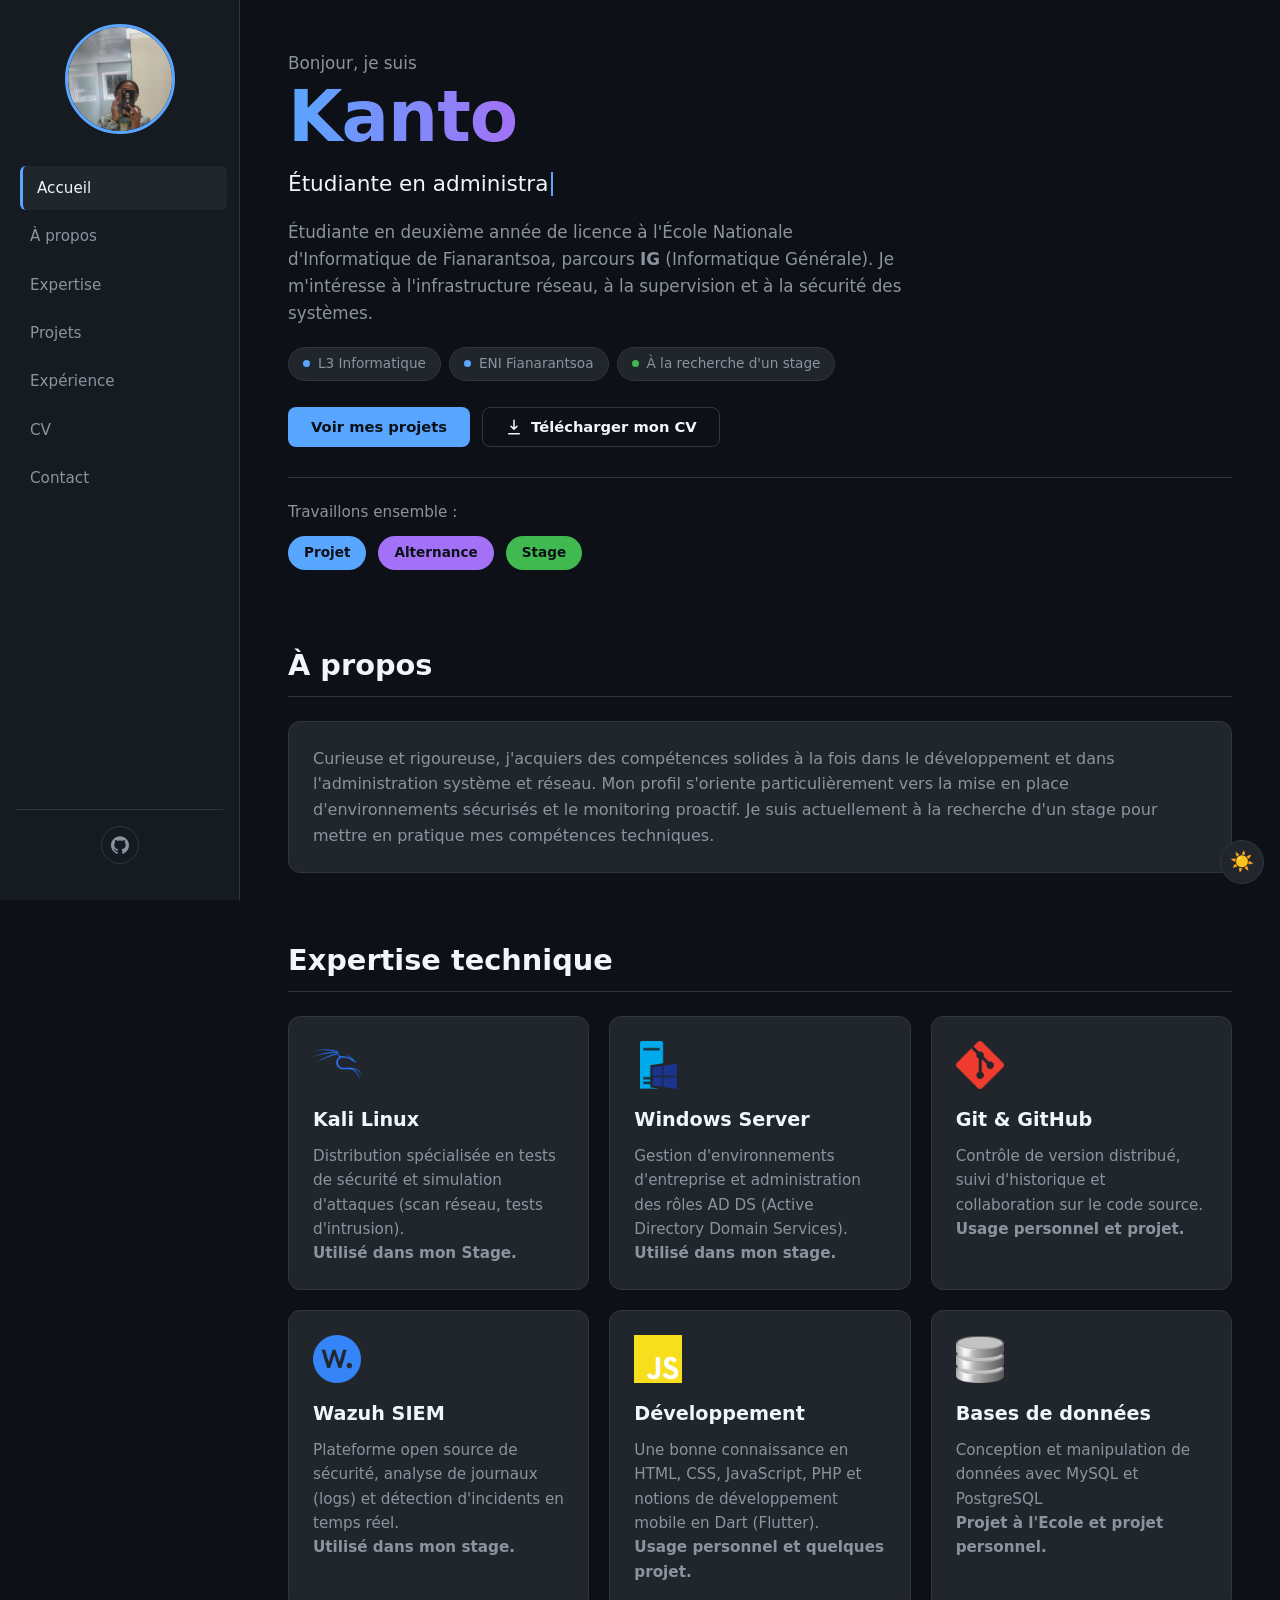
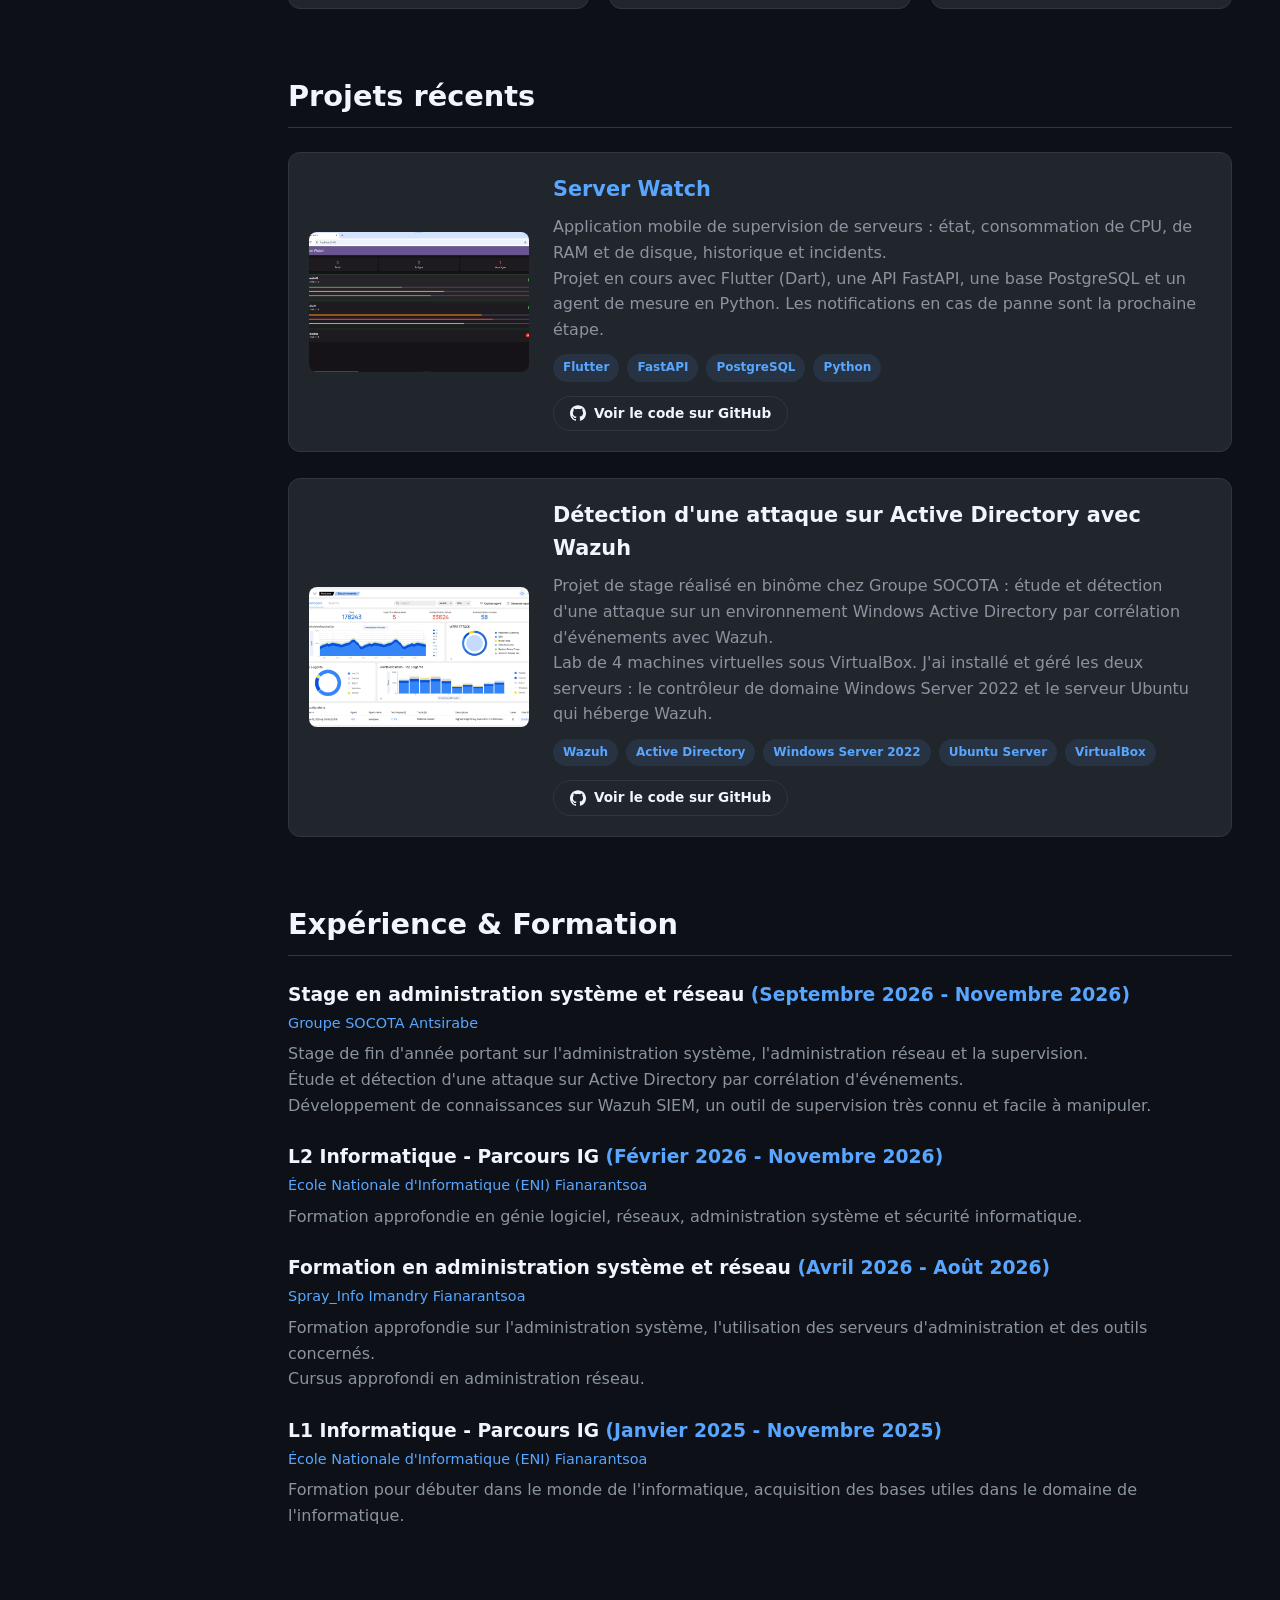
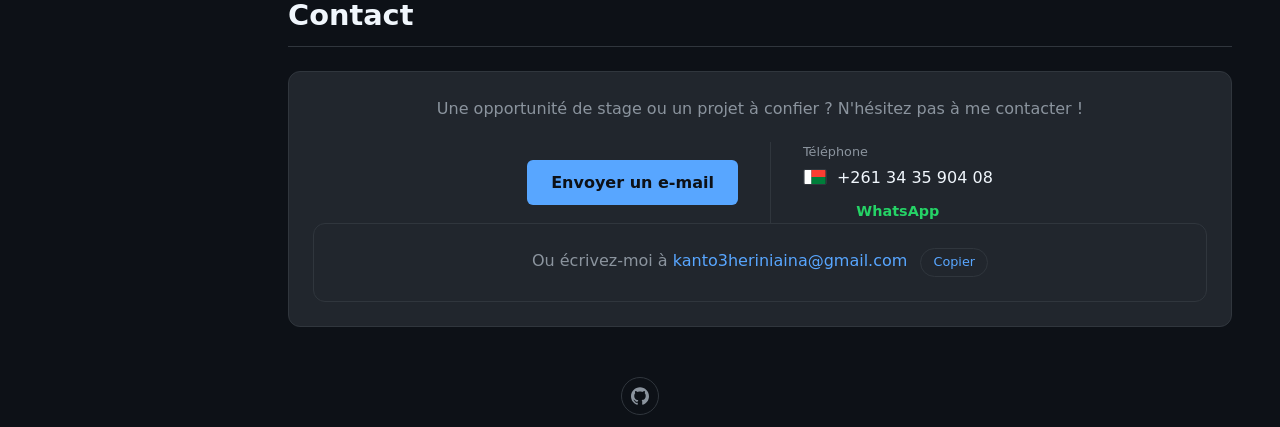
<file: index.html>
<!doctype html>
<html lang="fr">
  <head>
    <meta
      name="description"
      content="Portfolio de Kanto, étudiante en L2 Informatique : administration système, réseau et sécurité."
    />
    <meta
      property="og:title"
      content="Kanto | Administration Système, Réseau et Sécurité"
    />
    <meta
      property="og:description"
      content="Projets, compétences et parcours."
    />
    <meta charset="UTF-8" />
    <meta name="viewport" content="width=device-width, initial-scale=1" />
    <title>
      Kanto | Étudiante en Administration Système, Réseau et Sécurité
    </title>
    <script>
      (function () {
        var theme = "dark";
        try {
          theme = localStorage.getItem("theme") || "dark";
        } catch (e) {}
        document.documentElement.setAttribute("data-theme", theme);
      })();
    </script>
    <link rel="icon" type="image/png" href="source/ka.png" />
    <link rel="stylesheet" href="style.css" />
  </head>
  <body>
    <button
      type="button"
      id="theme-toggle"
      class="theme-toggle"
      aria-label="Passer en mode clair"
    >
      ☀️
    </button>
    <!-- ===== BARRE LATÉRALE ===== -->
    <aside class="sidebar">
      <div class="sidebar-top">
        <div class="logo-name">
          <button
            class="photo-btn"
            id="photo-profil"
            aria-label="Agrandir ma photo"
          >
            <img src="source/photo.jpg" alt="Portrait de Kanto" class="photo" />
          </button>
        </div>
        <nav>
          <ul>
            <li><a href="#accueil" class="nav-link active">Accueil</a></li>
            <li><a href="#apropos" class="nav-link">À propos</a></li>
            <li><a href="#expertise" class="nav-link">Expertise</a></li>
            <li><a href="#projets" class="nav-link">Projets</a></li>
            <li><a href="#experience" class="nav-link">Expérience</a></li>
            <li><a href="source/CV.pdf" target="_blank">CV</a></li>
            <li><a href="#contact" class="nav-link">Contact</a></li>
          </ul>
        </nav>
      </div>

      <div class="sidebar-bottom">
        <ul class="social-links">
          <li>
            <a
              href="https://github.com/Sarindra20"
              target="_blank"
              rel="noopener"
              aria-label="GitHub"
            >
              <svg viewBox="0 0 24 24" aria-hidden="true">
                <path
                  d="M12 .297c-6.63 0-12 5.373-12 12 0 5.303 3.438 9.8 8.205 11.385.6.113.82-.258.82-.577 0-.285-.01-1.04-.015-2.04-3.338.724-4.042-1.61-4.042-1.61C4.422 18.07 3.633 17.7 3.633 17.7c-1.087-.744.084-.729.084-.729 1.205.084 1.838 1.236 1.838 1.236 1.07 1.835 2.809 1.305 3.495.998.108-.776.417-1.305.76-1.605-2.665-.3-5.466-1.332-5.466-5.93 0-1.31.465-2.38 1.235-3.22-.135-.303-.54-1.523.105-3.176 0 0 1.005-.322 3.3 1.23.96-.267 1.98-.399 3-.405 1.02.006 2.04.138 3 .405 2.28-1.552 3.285-1.23 3.285-1.23.645 1.653.24 2.873.12 3.176.765.84 1.23 1.91 1.23 3.22 0 4.61-2.805 5.625-5.475 5.92.42.36.81 1.096.81 2.22 0 1.606-.015 2.896-.015 3.286 0 .315.21.69.825.57C20.565 22.092 24 17.592 24 12.297c0-6.627-5.373-12-12-12"
                />
              </svg>
            </a>
          </li>
        </ul>
      </div>
    </aside>

    <!-- ===== CONTENU PRINCIPAL ===== -->
    <main>
      <header id="accueil" class="hero-section">
        <p class="hero-hello">Bonjour, je suis</p>
        <h1><span class="span">Kanto</span></h1>

        <p class="subtitle">
          <span id="typing-text"></span
          ><span class="curseur" aria-hidden="true"></span>
        </p>

        <p class="bio">
          Étudiante en deuxième année de licence à l'École Nationale
          d'Informatique de Fianarantsoa, parcours
          <strong>IG</strong> (Informatique Générale). Je m'intéresse à
          l'infrastructure réseau, à la supervision et à la sécurité des
          systèmes.
        </p>

        <ul class="hero-infos">
          <li>L3 Informatique</li>
          <li>ENI Fianarantsoa</li>
          <li>À la recherche d'un stage</li>
        </ul>

        <div class="hero-actions">
          <a href="#projets" class="btn-principal">Voir mes projets</a>
          <a href="source/CV.pdf" download="CV-Kanto.pdf" class="btn-cv">
            <svg viewBox="0 0 24 24" aria-hidden="true">
              <path
                d="M12 3v12m0 0l-4-4m4 4l4-4M5 21h14"
                fill="none"
                stroke="currentColor"
                stroke-width="2"
                stroke-linecap="round"
                stroke-linejoin="round"
              />
            </svg>
            Télécharger mon CV
          </a>
        </div>

        <div class="devise-bloc">
          <p class="devise-titre">Travaillons ensemble :</p>
          <div class="devise-boutons">
            <button class="btn-choix btn-projet" data-type="projet">
              Projet
            </button>
            <button class="btn-choix btn-alternance" data-type="alternance">
              Alternance
            </button>
            <button class="btn-choix btn-stage" data-type="stage">Stage</button>
          </div>
        </div>
      </header>

      <section id="apropos" class="reveal">
        <h2>À propos</h2>
        <div class="about-card">
          <p>
            Curieuse et rigoureuse, j'acquiers des compétences solides à la fois
            dans le développement et dans l'administration système et réseau.
            Mon profil s'oriente particulièrement vers la mise en place
            d'environnements sécurisés et le monitoring proactif. Je suis
            actuellement à la recherche d'un stage pour mettre en pratique mes
            compétences techniques.
          </p>
        </div>
      </section>

      <section id="expertise" class="reveal">
        <h2>Expertise technique</h2>

        <div class="grid">
          <article class="card">
            <img src="source/kali-linux (1).png" alt="Kali Linux" />
            <h3>Kali Linux</h3>
            <p>
              Distribution spécialisée en tests de sécurité et simulation
              d'attaques (scan réseau, tests d'intrusion). <br />
              <b>Utilisé dans mon Stage.</b>
            </p>
          </article>

          <article class="card">
            <img src="source/WS.png" alt="Windows Server" />
            <h3>Windows Server</h3>
            <p>
              Gestion d'environnements d'entreprise et administration des rôles
              AD DS (Active Directory Domain Services). <br />
              <b>Utilisé dans mon stage.</b>
            </p>
          </article>

          <article class="card">
            <img src="source/git.png" alt="Git & GitHub" />
            <h3>Git & GitHub</h3>
            <p>
              Contrôle de version distribué, suivi d'historique et collaboration
              sur le code source. <br />
              <b>Usage personnel et projet.</b>
            </p>
          </article>

          <article class="card">
            <img src="source/wazuh.png" alt="Wazuh" />
            <h3>Wazuh SIEM</h3>
            <p>
              Plateforme open source de sécurité, analyse de journaux (logs) et
              détection d'incidents en temps réel. <br />
              <b> Utilisé dans mon stage.</b>
            </p>
          </article>

          <article class="card">
            <img src="source/javascript-light.png" alt="Développement" />
            <h3>Développement</h3>
            <p>
              Une bonne connaissance en HTML, CSS, JavaScript, PHP et notions de
              développement mobile en Dart (Flutter). <br />
              <b>Usage personnel et quelques projet.</b>
            </p>
          </article>

          <article class="card">
            <img src="source/sqlitebrowser.png" alt="Bases de données" />
            <h3>Bases de données</h3>
            <p>
              Conception et manipulation de données avec MySQL et PostgreSQL
              <br />
              <b>Projet à l'Ecole et projet personnel.</b>
            </p>
          </article>
        </div>
      </section>

      <section id="projets" class="reveal">
        <h2>Projets récents</h2>

        <article class="project">
          <a href="server-watch.html">
            <img
              src="source/AppercuSW.png"
              alt="Aperçu du projet Server Watch"
            />
          </a>
          <div class="project-info">
            <h3><a href="server-watch.html">Server Watch</a></h3>
            <p>
              Application mobile de supervision de serveurs : état, consommation
              de CPU, de RAM et de disque, historique et incidents.
              <br />
              Projet en cours avec Flutter (Dart), une API FastAPI, une base
              PostgreSQL et un agent de mesure en Python. Les notifications en
              cas de panne sont la prochaine étape.
            </p>
            <div class="tags">
              <span>Flutter</span>
              <span>FastAPI</span>
              <span>PostgreSQL</span>
              <span>Python</span>
            </div>
            <div class="project-liens">
              <a
                href="https://github.com/Sarindra20/server_watch"
                target="_blank"
                rel="noopener"
                class="btn-code"
              >
                <svg viewBox="0 0 24 24" aria-hidden="true">
                  <path
                    d="M12 .297c-6.63 0-12 5.373-12 12 0 5.303 3.438 9.8 8.205 11.385.6.113.82-.258.82-.577 0-.285-.01-1.04-.015-2.04-3.338.724-4.042-1.61-4.042-1.61C4.422 18.07 3.633 17.7 3.633 17.7c-1.087-.744.084-.729.084-.729 1.205.084 1.838 1.236 1.838 1.236 1.07 1.835 2.809 1.305 3.495.998.108-.776.417-1.305.76-1.605-2.665-.3-5.466-1.332-5.466-5.93 0-1.31.465-2.38 1.235-3.22-.135-.303-.54-1.523.105-3.176 0 0 1.005-.322 3.3 1.23.96-.267 1.98-.399 3-.405 1.02.006 2.04.138 3 .405 2.28-1.552 3.285-1.23 3.285-1.23.645 1.653.24 2.873.12 3.176.765.84 1.23 1.91 1.23 3.22 0 4.61-2.805 5.625-5.475 5.92.42.36.81 1.096.81 2.22 0 1.606-.015 2.896-.015 3.286 0 .315.21.69.825.57C20.565 22.092 24 17.592 24 12.297c0-6.627-5.373-12-12-12"
                  />
                </svg>
                Voir le code sur GitHub
              </a>
            </div>
          </div>
        </article>
        <br />
        <article class="project">
          <img
            src="source/wazuhD.png"
            alt="Tableau de bord Wazuh pendant la détection d'une attaque"
          />
          <div class="project-info">
            <h3>Détection d'une attaque sur Active Directory avec Wazuh</h3>
            <p>
              Projet de stage réalisé en binôme chez Groupe SOCOTA : étude et
              détection d'une attaque sur un environnement Windows Active
              Directory par corrélation d'événements avec Wazuh.
              <br />
              Lab de 4 machines virtuelles sous VirtualBox. J'ai installé et
              géré les deux serveurs : le contrôleur de domaine Windows Server
              2022 et le serveur Ubuntu qui héberge Wazuh.
            </p>
            <div class="tags">
              <span>Wazuh</span>
              <span>Active Directory</span>
              <span>Windows Server 2022</span>
              <span>Ubuntu Server</span>
              <span>VirtualBox</span>
            </div>
            <div class="project-liens">
              <a
                href="https://github.com/Sarindra20/#"
                target="_blank"
                rel="noopener"
                class="btn-code"
              >
                <svg viewBox="0 0 24 24" aria-hidden="true">
                  <path
                    d="M12 .297c-6.63 0-12 5.373-12 12 0 5.303 3.438 9.8 8.205 11.385.6.113.82-.258.82-.577 0-.285-.01-1.04-.015-2.04-3.338.724-4.042-1.61-4.042-1.61C4.422 18.07 3.633 17.7 3.633 17.7c-1.087-.744.084-.729.084-.729 1.205.084 1.838 1.236 1.838 1.236 1.07 1.835 2.809 1.305 3.495.998.108-.776.417-1.305.76-1.605-2.665-.3-5.466-1.332-5.466-5.93 0-1.31.465-2.38 1.235-3.22-.135-.303-.54-1.523.105-3.176 0 0 1.005-.322 3.3 1.23.96-.267 1.98-.399 3-.405 1.02.006 2.04.138 3 .405 2.28-1.552 3.285-1.23 3.285-1.23.645 1.653.24 2.873.12 3.176.765.84 1.23 1.91 1.23 3.22 0 4.61-2.805 5.625-5.475 5.92.42.36.81 1.096.81 2.22 0 1.606-.015 2.896-.015 3.286 0 .315.21.69.825.57C20.565 22.092 24 17.592 24 12.297c0-6.627-5.373-12-12-12"
                  />
                </svg>
                Voir le code sur GitHub
              </a>
            </div>
          </div>
        </article>
      </section>

      <section id="experience" class="reveal">
        <h2>Expérience & Formation</h2>
        <div class="timeline">
          <div class="timeline-item" style="margin-bottom: 24px">
            <h3>
              Stage en administration système et réseau
              <span class="dates">(Septembre 2026 - Novembre 2026)</span>
            </h3>
            <a href="http://www.groupesocota.com">
              <span class="date" style="color: var(--accent); font-size: 0.9rem"
                >Groupe SOCOTA Antsirabe</span
              >
            </a>
            <p style="color: var(--texte-doux); margin-top: 6px">
              Stage de fin d'année portant sur l'administration système,
              l'administration réseau et la supervision.
              <br />
              Étude et détection d'une attaque sur Active Directory par
              corrélation d'événements.
              <br />
              Développement de connaissances sur Wazuh SIEM, un outil de
              supervision très connu et facile à manipuler.
            </p>
          </div>

          <div class="timeline-item" style="margin-bottom: 24px">
            <h3>
              L2 Informatique - Parcours IG
              <span class="dates">(Février 2026 - Novembre 2026)</span>
            </h3>
            <a href="https://eni.mg/">
              <span class="date" style="color: var(--accent); font-size: 0.9rem"
                >École Nationale d'Informatique (ENI) Fianarantsoa</span
              >
            </a>
            <p style="color: var(--texte-doux); margin-top: 6px">
              Formation approfondie en génie logiciel, réseaux, administration
              système et sécurité informatique.
            </p>
          </div>

          <div class="timeline-item" style="margin-bottom: 24px">
            <h3>
              Formation en administration système et réseau
              <span class="dates">(Avril 2026 - Août 2026)</span>
            </h3>
            <span class="date" style="color: var(--accent); font-size: 0.9rem"
              >Spray_Info Imandry Fianarantsoa</span
            >
            <p style="color: var(--texte-doux); margin-top: 6px">
              Formation approfondie sur l'administration système, l'utilisation
              des serveurs d'administration et des outils concernés.
              <br />Cursus approfondi en administration réseau.
            </p>
          </div>

          <div class="timeline-item">
            <h3>
              L1 Informatique - Parcours IG
              <span class="dates">(Janvier 2025 - Novembre 2025)</span>
            </h3>
            <a href="https://eni.mg/">
              <span class="date" style="color: var(--accent); font-size: 0.9rem"
                >École Nationale d'Informatique (ENI) Fianarantsoa</span
              >
            </a>
            <p style="color: var(--texte-doux); margin-top: 6px">
              Formation pour débuter dans le monde de l'informatique,
              acquisition des bases utiles dans le domaine de l'informatique.
            </p>
          </div>
        </div>
      </section>

      <section id="contact" class="reveal">
        <h2>Contact</h2>
        <div class="contact-box">
          <p>
            Une opportunité de stage ou un projet à confier ? N'hésitez pas à me
            contacter !
          </p>

          <div class="contact-actions">
            <a href="mailto:kanto3heriniaina@gmail.com" class="btn-contact"
              >Envoyer un e-mail</a
            >
            <div class="tel_class">
              <span>Téléphone</span>

              <a href="tel:+261343590408">
                <svg
                  class="flag"
                  viewBox="0 0 30 20"
                  aria-label="Drapeau de Madagascar"
                  role="img"
                >
                  <rect width="10" height="20" fill="#ffffff" />
                  <rect x="10" width="20" height="10" fill="#fc3d32" />
                  <rect x="10" y="10" width="20" height="10" fill="#007e3a" />
                </svg>
                +261 34 35 904 08
              </a>

              <!-- <a href="tel:+261331815245">
                <svg
                  class="flag"
                  viewBox="0 0 30 20"
                  aria-label="Drapeau de Madagascar"
                  role="img"
                >
                  <rect width="10" height="20" fill="#ffffff" />
                  <rect x="10" width="20" height="10" fill="#fc3d32" />
                  <rect x="10" y="10" width="20" height="10" fill="#007e3a" />
                </svg>
                +261 33 18 152 45
              </a> -->
              <a
                href="https://wa.me/261343590408"
                target="_blank"
                rel="noopener"
                class="lien-whatsapp"
              >
                WhatsApp
              </a>
            </div>
          </div>

          <div class="contact-box">
            <p class="contact-secours">
              Ou écrivez-moi à
              <a href="mailto:kanto3heriniaina@gmail.com" id="adresse-mail"
                >kanto3heriniaina@gmail.com</a
              >
              <button type="button" id="copier-mail" class="btn-copier">
                Copier
              </button>
            </p>
          </div>
        </div>
      </section>
    </main>
    <dialog id="photo-modal" class="photo-modal" aria-label="Photo agrandie">
      <button class="photo-close" aria-label="Fermer">×</button>
      <img src="source/photo.jpg" alt="Portrait de Kanto" />
    </dialog>
    <dialog
      id="contact-modal"
      class="contact-modal"
      aria-labelledby="modal-titre"
    >
      <div class="modal-contenu">
        <button type="button" class="modal-close" aria-label="Fermer">×</button>
        <h3 id="modal-titre"></h3>
        <p id="modal-intro"></p>
        <form id="modal-form">
          <div id="modal-champs"></div>
          <button type="submit" class="btn-contact">Préparer mon e-mail</button>
        </form>
      </div>
    </dialog>

    <footer class="footer-mobile">
      <ul class="social-links">
        <li>
          <a
            href="https://github.com/Sarindra20"
            target="_blank"
            rel="noopener"
            aria-label="GitHub"
          >
            <svg viewBox="0 0 24 24" aria-hidden="true">
              <path
                d="M12 .297c-6.63 0-12 5.373-12 12 0 5.303 3.438 9.8 8.205 11.385.6.113.82-.258.82-.577 0-.285-.01-1.04-.015-2.04-3.338.724-4.042-1.61-4.042-1.61C4.422 18.07 3.633 17.7 3.633 17.7c-1.087-.744.084-.729.084-.729 1.205.084 1.838 1.236 1.838 1.236 1.07 1.835 2.809 1.305 3.495.998.108-.776.417-1.305.76-1.605-2.665-.3-5.466-1.332-5.466-5.93 0-1.31.465-2.38 1.235-3.22-.135-.303-.54-1.523.105-3.176 0 0 1.005-.322 3.3 1.23.96-.267 1.98-.399 3-.405 1.02.006 2.04.138 3 .405 2.28-1.552 3.285-1.23 3.285-1.23.645 1.653.24 2.873.12 3.176.765.84 1.23 1.91 1.23 3.22 0 4.61-2.805 5.625-5.475 5.92.42.36.81 1.096.81 2.22 0 1.606-.015 2.896-.015 3.286 0 .315.21.69.825.57C20.565 22.092 24 17.592 24 12.297c0-6.627-5.373-12-12-12"
              />
            </svg>
          </a>
        </li>
      </ul>
    </footer>
    <!-- Fichier JavaScript externe -->
    <script src="script.js"></script>
  </body>
</html>
</file>
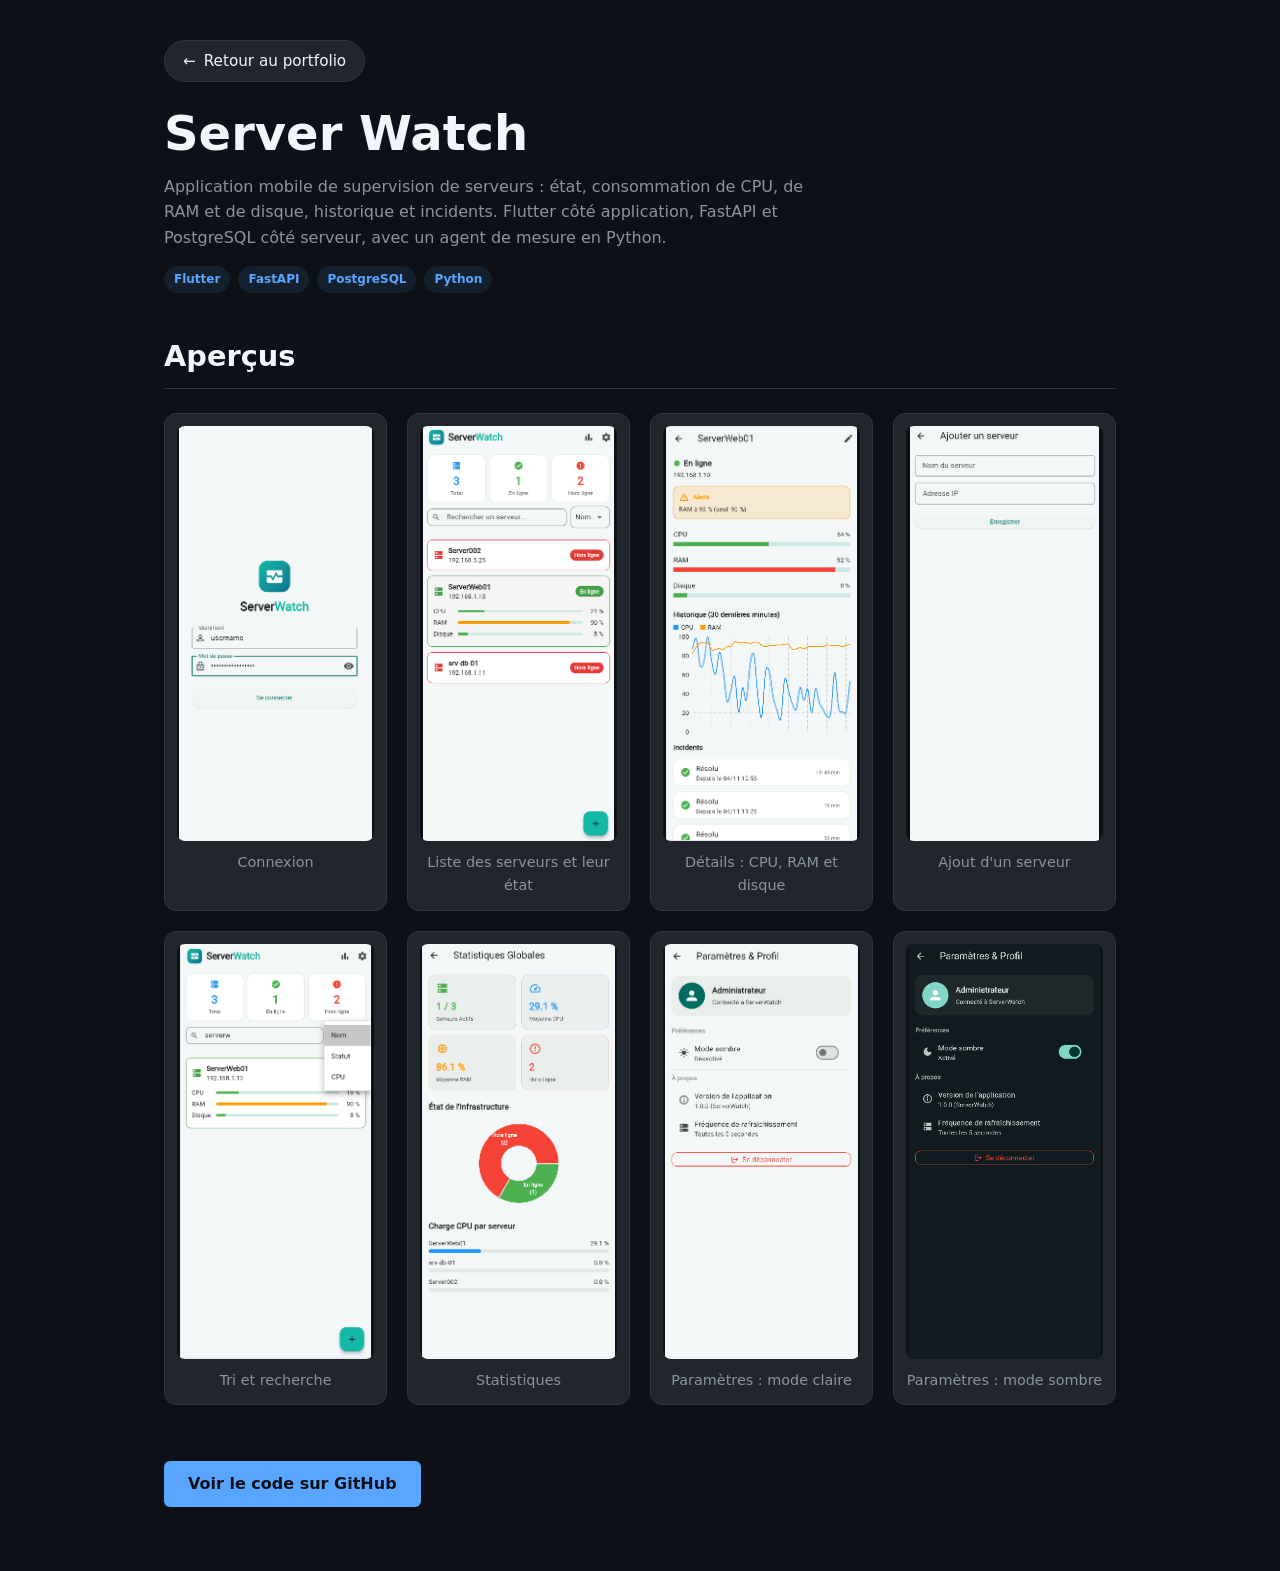
<file: server-watch.html>
<!doctype html>
<html lang="fr">
  <head>
    <meta charset="UTF-8" />
    <meta name="viewport" content="width=device-width, initial-scale=1" />
    <meta
      name="description"
      content="Server Watch : application mobile de supervision de serveurs (Flutter, FastAPI, PostgreSQL)."
    />
    <title>Server Watch | Kanto</title>
    <link rel="icon" type="image/png" href="source/server.png" />
    <link rel="stylesheet" href="style.css" />
    <link rel="stylesheet" href="server-watch.css" />
  </head>
  <body>
    <div class="page-projet">
      <a href="index.html#projets" class="retour"><span>←</span> Retour au portfolio</a>

      <h1>Server Watch</h1>
      <p class="intro">
        Application mobile de supervision de serveurs : état, consommation de
        CPU, de RAM et de disque, historique et incidents. Flutter côté
        application, FastAPI et PostgreSQL côté serveur, avec un agent de mesure
        en Python.
      </p>

      <div class="tags">
        <span>Flutter</span>
        <span>FastAPI</span>
        <span>PostgreSQL</span>
        <span>Python</span>
      </div>

      <h2>Aperçus</h2>
      <div class="galerie">
        <figure>
          <a href="source/LoginClaire.png" target="_blank">
            <img src="source/LoginClaire.png" alt="Écran de connexion" loading="lazy" />
          </a>
          <figcaption>Connexion</figcaption>
        </figure>

        <figure>
          <a href="source/ListeClaire.png" target="_blank">
            <img src="source/ListeClaire.png" alt="Liste des serveurs" loading="lazy" />
          </a>
          <figcaption>Liste des serveurs et leur état</figcaption>
        </figure>

        <figure>
          <a href="source/détailsClaire.png" target="_blank">
            <img src="source/détailsClaire.png" alt="Détails d'un serveur" loading="lazy" />
          </a>
          <figcaption>Détails : CPU, RAM et disque</figcaption>
        </figure>

        <figure>
          <a href="source/AjoutClaire.png" target="_blank">
            <img src="source/AjoutClaire.png" alt="Ajout d'un serveur" loading="lazy" />
          </a>
          <figcaption>Ajout d'un serveur</figcaption>
        </figure>

        <figure>
          <a href="source/triRechercheClaire.png" target="_blank">
            <img src="source/triRechercheClaire.png" alt="Mode de tri et recherche" loading="lazy" />
          </a>
          <figcaption>Tri et recherche</figcaption>
        </figure>

        <figure>
          <a href="source/StatClaire.png" target="_blank">
            <img src="source/StatClaire.png" alt="Écran des statistiques" loading="lazy" />
          </a>
          <figcaption>Statistiques</figcaption>
        </figure>

        <figure>
          <a href="source/parametreClaire.png" target="_blank">
            <img src="source/parametreClaire.png" alt="Paramètres, mode sombre" loading="lazy" />
          </a>
          <figcaption>Paramètres : mode claire</figcaption>
        </figure>

        <figure>
          <a href="source/paramètre.png" target="_blank">
            <img src="source/paramètre.png" alt="Paramètres, mode clair" loading="lazy" />
          </a>
          <figcaption>Paramètres : mode sombre</figcaption>
        </figure>
      </div>

      <a
        href="https://github.com/Sarindra20/server_watch"
        target="_blank"
        rel="noopener"
        class="btn-contact"
      >
        Voir le code sur GitHub
      </a>
    </div>
  </body>
</html>
</file>
<file: style.css>
/* ===== 1. VARIABLES & CONFIGURATION ===== */
:root {
  --fond: #0d1117;
  --fond-barre: #161b22;
  --carte: #21262d;
  --bordure: #30363d;
  --texte: #f0f6fc;
  --texte-doux: #8b949e;
  --accent: #58a6ff;
  --accent-hover: #1f6feb;
  --largeur-barre: 240px;
}
/* ===== THÈME CLAIR ===== */
:root {
  --texte-sur-accent: #0d1117;
  color-scheme: dark;
}

[data-theme="light"] {
  --fond: #f6f8fa;
  --fond-barre: #ffffff;
  --carte: #ffffff;
  --bordure: #d0d7de;
  --texte: #1f2328;
  --texte-doux: #59636e;
  --accent: #0969da;
  --accent-hover: #0550ae;
  --texte-sur-accent: #ffffff;
  color-scheme: light;
}

[data-theme="light"] .btn-contact:hover {
  background: var(--accent-hover);
}

[data-theme="light"] .tel_class a.lien-whatsapp {
  color: #128c7e;               /* le vert clair serait peu lisible sur fond blanc */
}

[data-theme="light"] .tel_class a.lien-whatsapp:hover {
  color: #0b6b5f;
}

#modal-form .btn-contact {
  color: #0d1117;               /* le bouton du formulaire garde un texte foncé sur sa couleur pastel */
}
.span {
  color: #1f6feb;
}
/* ===== 2. BASE ===== */
* {
  box-sizing: border-box;
  margin: 0;
  padding: 0;
}

html {
  scroll-behavior: smooth;
}

body {
  background: var(--fond);
  color: var(--texte);
  font-family:
    "Segoe UI",
    system-ui,
    -apple-system,
    sans-serif;
  line-height: 1.6;
}

a {
  color: var(--accent);
  text-decoration: none;
}

a:hover {
  text-decoration: underline;
}

img {
  max-width: 100%;
  display: block;
}

ul {
  list-style: none;
}

/* ===== 3. BARRE LATÉRALE ===== */
.sidebar {
  position: fixed;
  top: 0;
  left: 0;
  width: var(--largeur-barre);
  height: 100vh;
  background: var(--fond-barre);
  border-right: 1px solid var(--bordure);
  display: flex;
  flex-direction: column;
  justify-content: space-between;
  padding: 24px 16px;
  z-index: 100;
}

.logo-name {
  font-size: 1.25rem;
  font-weight: bold;
  color: var(--texte);
  margin-bottom: 32px;
  text-align: center;
  letter-spacing: 1px;
}
.photo {
  width: 110px;
  height: 110px;
  border-radius: 50%; /* forme ronde */
  object-fit: cover; /* remplit le cercle sans déformer la photo */
  object-position: center top; /* garde le visage cadré en haut */
  border: 3px solid var(--accent);
  margin: 0 auto; /* centre la photo dans la barre */
}

.sidebar nav li a {
  display: block;
  padding: 10px 14px;
  color: var(--texte-doux);
  font-size: 0.95rem;
  border-radius: 6px;
  margin-bottom: 4px;
  transition: all 0.2s ease;
}

.sidebar nav li a:hover,
.sidebar nav li a.active {
  color: var(--texte);
  background: var(--carte);
  text-decoration: none;
  transform: translateX(4px);
  border-left: 3px solid var(--accent);
}

.sidebar-bottom {
  text-align: center;
  border-top: 1px solid var(--bordure);
  padding-top: 16px;
}

.social-links {
  display: flex;
  justify-content: center;
  gap: 12px;
  margin-bottom: 12px;
}

.social-links a {
  font-size: 0.85rem;
  color: var(--texte-doux);
}

.social-links a:hover {
  color: var(--accent);
}
.social-links a {
  display: flex;
  align-items: center;
  justify-content: center;
  width: 38px;
  height: 38px;
  border: 1px solid var(--bordure);
  border-radius: 50%;
  transition:
    color 0.2s,
    border-color 0.2s,
    transform 0.2s;
}

.social-links a:hover {
  border-color: var(--accent);
  transform: translateY(-2px);
  text-decoration: none;
}

.social-links svg {
  width: 18px;
  height: 18px;
  fill: currentColor; /* le logo prend la couleur du lien */
}
.sidebar-bottom img {
  width: 56px;
  height: 56px;
  margin: 0 auto;
  border-radius: 50%;
  object-fit: cover;
  border: 2px solid var(--accent);
}

/* ===== 4. CONTENU PRINCIPAL ===== */
main {
  margin-left: var(--largeur-barre);
  max-width: 1100px;
  padding: 50px 48px;
}

.hero-section h1 {
  font-size: clamp(2.6rem, 7vw, 4rem);
  line-height: 1.05;
  font-weight: 800;
  letter-spacing: -0.5px;
  margin-bottom: 10px;
  color: var(--texte);
}
.subtitle {
  color: var(--accent);
  font-weight: 600;
  font-size: clamp(1.1rem, 2.6vw, 1.4rem);
  margin-bottom: 20px;
  min-height: 1.8rem;          /* évite que la page saute quand le texte change */
}
/* ===== EN-TÊTE AMÉLIORÉ ===== */
.hero-hello {
  color: var(--texte-doux);
  font-size: 1.05rem;
  margin-bottom: 2px;
}

.curseur {
  display: inline-block;
  width: 2px;
  height: 1.1em;
  margin-left: 3px;
  vertical-align: text-bottom;
  background: var(--accent);
  animation: clignote 1s steps(1) infinite;
}

@keyframes clignote {
  50% { opacity: 0; }
}

.hero-infos {
  display: flex;
  flex-wrap: wrap;
  gap: 8px;
  margin-top: 18px;
}

.hero-infos li {
  padding: 4px 14px;
  border: 1px solid var(--bordure);
  border-radius: 999px;
  color: var(--texte-doux);
  font-size: 0.85rem;
}

.hero-actions {
  display: flex;
  flex-wrap: wrap;
  gap: 12px;
  margin-top: 26px;
}

.btn-principal {
  display: inline-flex;
  align-items: center;
  padding: 9px 22px;
  background: var(--accent);
  color: var(--texte-sur-accent, #0d1117);
  border-radius: 6px;
  font-size: 0.9rem;
  font-weight: 600;
  transition: transform 0.2s, box-shadow 0.2s;
}

.btn-principal:hover {
  text-decoration: none;
  transform: translateY(-2px);
  box-shadow: 0 6px 18px rgba(88, 166, 255, 0.3);
}

/* le bouton CV devient le bouton secondaire de l'en-tête */
.hero-actions .btn-cv {
  background: transparent;
  color: var(--texte);
  border: 1px solid var(--bordure);
}

.hero-actions .btn-cv:hover {
  background: transparent;
  color: var(--accent);
  border-color: var(--accent);
  box-shadow: none;
}

.devise-bloc {
  margin-top: 32px;
}

@media (prefers-reduced-motion: reduce) {
  .curseur { animation: none; }
}
.bio {
  color: var(--texte-doux);
  font-size: 1.05rem;
  max-width: 70ch;
  margin-bottom: 16px;
}

.devise {
  color: var(--accent);
  font-weight: 500;
  font-size: 1.1rem;
  margin-top: 12px;
}

section {
  margin-top: 64px;
}

.dates{
  color: var(--accent);
}

h2 {
  font-size: 1.8rem;
  margin-bottom: 24px;
  border-bottom: 1px solid var(--bordure);
  padding-bottom: 8px;
}

/* ===== ANIMATION DE DÉFILEMENT (REVEAL) ===== */
.reveal {
  opacity: 0;
  transform: translateY(30px);
  transition:
    opacity 0.8s ease-out,
    transform 0.8s ease-out;
}

.reveal.active {
  opacity: 1;
  transform: translateY(0);
}

/* ===== 5. EXPERTISE : Grille de cartes ===== */
.grid {
  display: grid;
  grid-template-columns: repeat(auto-fit, minmax(280px, 1fr));
  gap: 20px;
}

.card {
  background: var(--carte);
  border: 1px solid var(--bordure);
  border-radius: 12px;
  padding: 24px;
  text-align: left;
  transition:
    transform 0.2s ease,
    border-color 0.2s ease;
}

.card:hover {
  transform: translateY(-4px);
  border-color: var(--accent);
}

.card img {
  width: 48px;
  height: 48px;
  margin-bottom: 16px;
  object-fit: contain;
}

.card h3 {
  margin-bottom: 8px;
  font-size: 1.2rem;
}

.card p {
  color: var(--texte-doux);
  font-size: 0.95rem;
}

/* ===== 6. PROJETS ===== */
.project {
  display: flex;
  gap: 24px;
  align-items: center;
  background: var(--carte);
  border: 1px solid var(--bordure);
  border-radius: 12px;
  padding: 20px;
  transition: border-color 0.2s ease;
}

.project:hover {
  border-color: var(--accent);
}

.project img {
  width: 220px;
  height: 140px;
  object-fit: cover;
  flex-shrink: 0;
  border-radius: 8px;
}

.project-info h3 {
  margin-bottom: 8px;
  font-size: 1.3rem;
}

.project-info p {
  color: var(--texte-doux);
  margin-bottom: 12px;
}

.tags {
  display: flex;
  gap: 8px;
  flex-wrap: wrap;
}

.tags span {
  background: rgba(88, 166, 255, 0.1);
  color: var(--accent);
  font-size: 0.75rem;
  padding: 4px 10px;
  border-radius: 20px;
  font-weight: 600;
}

/* ===== STYLES COMPLÉMENTAIRES ===== */
.about-card,
.contact-box {
  background: var(--carte);
  border: 1px solid var(--bordure);
  padding: 24px;
  border-radius: 12px;
  color: var(--texte-doux);
}

.contact-box {
  text-align: center;
}

.btn-contact {
  display: inline-block;
  margin-top: 16px;
  background: var(--accent);
    color: var(--texte-sur-accent);
  padding: 10px 24px;
  border-radius: 6px;
  font-weight: 600;
  transition: background 0.2s;
}

.btn-contact:hover {
  background: #79c0ff;
  text-decoration: none;
}
.contact-actions {
  display: flex;
  justify-content: center;
  align-items: center;
  gap: 32px;
  flex-wrap: wrap; /* passe en colonne si l'écran est étroit */
  margin-top: 20px;
}

.contact-actions .btn-contact {
  margin-top: 0; /* annule l'ancien espace au-dessus du bouton */
}

.tel_class {
  display: flex;
  flex-direction: column;
  gap: 2px;
  padding-left: 32px;
  border-left: 1px solid var(--bordure); /* trait de séparation */
  text-align: left;
}

.tel_class span {
  color: var(--texte-doux);
  font-size: 0.8rem;
}

.tel_class a {
  display: flex;
  align-items: center;
  gap: 10px; /* espace entre le drapeau et le numéro */
  color: var(--texte);
  font-weight: 500;
}

.flag {
  width: 24px;
  height: 16px;
  border-radius: 2px;
  border: 1px solid var(--bordure); /* le blanc reste visible sur fond sombre */
  flex-shrink: 0;
}

.tel_class a:hover {
  color: var(--accent);
}
/* ===== 7. RESPONSIVE MOBILE ===== */
@media (max-width: 890px) {
  .sidebar {
    position: sticky; /* reste collée en haut quand on défile */
    top: 0;
    width: 100%;
    height: auto;
    flex-direction: row;
    align-items: center;
    border-right: none;
    border-bottom: 1px solid var(--bordure);
    padding: 12px 20px;
    z-index: 100; /* passe au-dessus du contenu */
  }
  .photo {
    width: 44px;
    height: 44px;
    border-width: 2px;
  }
  /* évite que le titre d'une section soit caché sous la barre après un clic sur le menu */
  section,
  header {
    scroll-margin-top: 90px;
  }
  .logo-name {
    margin-bottom: 0;
  }

  .sidebar nav ul {
    display: flex;
    gap: 12px;
    flex-wrap: wrap;
  }

  .sidebar-bottom {
    display: none;
  }
  .footer-mobile {
    display: block;
    margin-left: 0;
    padding: 24px 20px 32px;
    border-top: 1px solid var(--bordure);
  }

  .footer-mobile .social-links {
    margin-bottom: 0;
  }
  
  main {
    margin-left: 0;
    padding: 32px 20px;
  }

  .project {
    flex-direction: column;
    align-items: flex-start;
  }

  .project img {
    width: 100%;
    height: auto;
  }

  .project > a {
    width: 100%;
  }
}
.project > a {
  flex-shrink: 0;
}
/* ===== PHOTO AGRANDIE ===== */
.photo-btn {
  display: block;
  margin: 0 auto;
  padding: 0;
  background: none;
  border: none;
  border-radius: 50%;
  cursor: zoom-in;
}

.photo-btn:focus-visible {
  outline: 2px solid var(--accent);
  outline-offset: 4px;
}

.photo-modal {
  margin: auto; /* nécessaire : ton reset "* { margin: 0 }" le décale sinon */
  padding: 0;
  border: none;
  background: transparent;
  overflow: visible; /* laisse le bouton de fermeture dépasser du cadre */
}

.photo-modal::backdrop {
  background: rgba(0, 0, 0, 0.8);
}

.photo-modal img {
  display: block;
  width: min(90vw, 420px);
  max-height: 80vh;
  object-fit: cover;
  border-radius: 16px;
  border: 3px solid var(--accent);
}

.photo-close {
  position: absolute;
  top: -14px;
  right: -14px;
  width: 36px;
  height: 36px;
  border-radius: 50%;
  border: 1px solid var(--bordure);
  background: var(--carte);
  color: var(--texte);
  font-size: 1.4rem;
  line-height: 1;
  cursor: pointer;
  transition:
    color 0.2s,
    border-color 0.2s;
}

.photo-close:hover,
.photo-close:focus-visible {
  color: var(--accent);
  border-color: var(--accent);
}
/* ===== BOUTONS PROJET / ALTERNANCE / STAGE ===== */
.devise-bloc {
  margin-top: 20px;
}

.devise-titre {
  color: var(--accent);
  font-weight: 600;
  font-size: 1.1rem;
  margin-bottom: 20px;
}

.devise-boutons {
  display: flex;
  flex-wrap: wrap;
  gap: 12px;
}

.btn-choix {
  padding: 6px 16px;
  border: none;
  border-radius: 999px;
  font: inherit;
  font-size: 0.85rem;
  font-weight: 600;
  color: #0d1117;
  cursor: pointer;
  transition:
    transform 0.2s,
    box-shadow 0.2s;
}

.btn-choix:hover {
  transform: translateY(-3px);
}

.btn-choix:focus-visible {
  outline: 2px solid var(--texte);
  outline-offset: 3px;
}

.btn-projet {
  background: #58a6ff;
}
.btn-alternance {
  background: #a371f7;
}
.btn-stage {
  background: #3fb950;
}

.btn-projet:hover {
  box-shadow: 0 6px 18px rgba(88, 166, 255, 0.35);
}
.btn-alternance:hover {
  box-shadow: 0 6px 18px rgba(163, 113, 247, 0.35);
}
.btn-stage:hover {
  box-shadow: 0 6px 18px rgba(63, 185, 80, 0.35);
}

/* ===== FENÊTRE DU FORMULAIRE ===== */
.contact-modal {
  margin: auto;
  padding: 0;
  width: min(92vw, 520px);
  max-height: 90vh;
  background: var(--carte);
  color: var(--texte);
  border: 1px solid var(--bordure);
  border-radius: 14px;
  overflow: hidden;
}

.contact-modal::backdrop {
  background: rgba(0, 0, 0, 0.75);
}

.modal-contenu {
  position: relative;
  max-height: 90vh;
  overflow-y: auto;
  padding: 28px 24px 24px;
  border-top: 4px solid var(--couleur-modal, var(--accent));
}

.modal-contenu h3 {
  margin-bottom: 6px;
  padding-right: 36px;
}

#modal-intro {
  color: var(--texte-doux);
  margin-bottom: 18px;
  font-size: 0.95rem;
}

.modal-close {
  position: absolute;
  top: 14px;
  right: 14px;
  width: 34px;
  height: 34px;
  border-radius: 50%;
  border: 1px solid var(--bordure);
  background: var(--fond-barre);
  color: var(--texte);
  font-size: 1.3rem;
  line-height: 1;
  cursor: pointer;
}

.modal-close:hover,
.modal-close:focus-visible {
  color: var(--accent);
  border-color: var(--accent);
}

.champ {
  display: flex;
  flex-direction: column;
  gap: 4px;
  margin-bottom: 14px;
}

.champ label {
  font-size: 0.88rem;
  color: var(--texte-doux);
}

.champ input,
.champ textarea {
  padding: 10px 12px;
  background: var(--fond);
  color: var(--texte);
  border: 1px solid var(--bordure);
  border-radius: 8px;
  font: inherit;
}

.champ input:focus,
.champ textarea:focus {
  outline: none;
  border-color: var(--couleur-modal, var(--accent));
}

.champ textarea {
  min-height: 90px;
  resize: vertical;
}

#modal-form .btn-contact {
  border: none;
  cursor: pointer;
  font: inherit;
  font-weight: 600;
  background: var(--couleur-modal, var(--accent));
}

.btn-copier {
  margin-left: 8px;
  padding: 3px 12px;
  background: transparent;
  color: var(--accent);
  border: 1px solid var(--bordure);
  border-radius: 999px;
  font: inherit;
  font-size: 0.8rem;
  cursor: pointer;
  transition: border-color 0.2s;
}

.btn-copier:hover {
  border-color: var(--accent);
}

/* ===== LIEN WHATSAPP ===== */
.tel_class a.lien-whatsapp {
  align-self: center; /* centre le mot dans la colonne des numéros */
  margin-top: 8px;
  color: #25d366; /* vert de WhatsApp, pour le repérer */
  font-size: 0.9rem;
  font-weight: 600;
  text-align: center;
}

.tel_class a.lien-whatsapp:hover {
  color: #3ddc7a;
  text-decoration: underline;
}

/* ===== BOUTON « VOIR LE CODE » ===== */
.project-liens {
  margin-top: 14px;
}

.btn-code {
  display: inline-flex;
  align-items: center;
  gap: 8px;
  padding: 6px 16px;
  background: transparent;
  color: var(--texte);
  border: 1px solid var(--bordure);
  border-radius: 999px;
  font-size: 0.85rem;
  font-weight: 600;
  transition: border-color 0.2s, color 0.2s, transform 0.2s;
}

.btn-code svg {
  width: 16px;
  height: 16px;
  fill: currentColor;   /* le logo prend la couleur du texte */
}

.btn-code:hover {
  color: var(--accent);
  border-color: var(--accent);
  text-decoration: none;
  transform: translateY(-2px);
}

.btn-code:focus-visible {
  outline: 2px solid var(--accent);
  outline-offset: 3px;
}

/* ===== BOUTON THÈME ===== */
.theme-toggle {
  position: fixed;
  right: 16px;
  bottom: 16px;
  z-index: 150;
  width: 44px;
  height: 44px;
  border-radius: 50%;
  border: 1px solid var(--bordure);
  background: var(--carte);
  color: var(--texte);
  font-size: 1.2rem;
  line-height: 1;
  cursor: pointer;
  transition: transform 0.2s, border-color 0.2s;
}

.theme-toggle:hover,
.theme-toggle:focus-visible {
  border-color: var(--accent);
  transform: translateY(-2px);
}

/* ===== BOUTON TÉLÉCHARGER LE CV ===== */
.hero-cv {
  margin-top: 20px;
}

.btn-cv {
  display: inline-flex;
  align-items: center;
  gap: 8px;
  padding: 9px 20px;
  background: var(--accent);
  color: var(--texte-sur-accent, #0d1117);
  border-radius: 6px;
  font-size: 0.9rem;
  font-weight: 600;
  transition: transform 0.2s, box-shadow 0.2s, background 0.2s;
}

.btn-cv svg {
  width: 18px;
  height: 18px;
}

.btn-cv:hover {
  background: #79c0ff;
  text-decoration: none;
  transform: translateY(-2px);
  box-shadow: 0 6px 18px rgba(88, 166, 255, 0.3);
}

.btn-cv:focus-visible {
  outline: 2px solid var(--texte);
  outline-offset: 3px;
}
/* ===== EN-TÊTE ===== */
.hero-section {
  padding-bottom: 8px;
}

.hero-hello {
  color: var(--texte-doux);
  font-size: 1.05rem;
  margin-bottom: 4px;
}

.hero-section h1 {
  font-size: clamp(2.8rem, 8vw, 4.4rem);
  line-height: 1.05;
  font-weight: 800;
  letter-spacing: -1px;
  margin-bottom: 12px;
}

/* prénom en dégradé bleu → violet */
.hero-section h1 .span {
  background: linear-gradient(90deg, var(--accent), #a371f7);
  -webkit-background-clip: text;
  background-clip: text;
  -webkit-text-fill-color: transparent;
  color: transparent;
}

.subtitle {
  color: var(--texte);
  font-weight: 500;
  font-size: clamp(1.05rem, 2.6vw, 1.35rem);
  min-height: 1.9rem;
  margin-bottom: 18px;
}

.curseur {
  display: inline-block;
  width: 2px;
  height: 1.1em;
  margin-left: 3px;
  vertical-align: text-bottom;
  background: var(--accent);
  animation: clignote 1s steps(1) infinite;
}

@keyframes clignote {
  50% { opacity: 0; }
}

.bio {
  max-width: 58ch;
  margin-bottom: 0;
}

/* pastilles d'information */
.hero-infos {
  display: flex;
  flex-wrap: wrap;
  gap: 8px;
  margin: 20px 0 0;
  padding: 0;
  list-style: none;
}

.hero-infos li {
  display: inline-flex;
  align-items: center;
  gap: 8px;
  padding: 5px 14px;
  background: var(--carte);
  border: 1px solid var(--bordure);
  border-radius: 999px;
  color: var(--texte-doux);
  font-size: 0.85rem;
}

.hero-infos li::before {
  content: "";
  width: 7px;
  height: 7px;
  border-radius: 50%;
  background: var(--accent);
}

.hero-infos li:last-child::before {
  background: #3fb950;          /* point vert pour « à la recherche d'un stage » */
}

/* boutons d'action */
.hero-actions {
  display: flex;
  flex-wrap: wrap;
  gap: 12px;
  margin-top: 26px;
}

.btn-principal,
.hero-actions .btn-cv {
  display: inline-flex;
  align-items: center;
  justify-content: center;
  gap: 8px;
  padding: 10px 22px;
  border: 1px solid transparent;
  border-radius: 8px;
  font-size: 0.92rem;
  font-weight: 600;
  line-height: 1.2;
  transition: transform 0.2s, box-shadow 0.2s, border-color 0.2s, color 0.2s;
}

.btn-principal {
  background: var(--accent);
  color: var(--texte-sur-accent, #0d1117);
}

.btn-principal:hover {
  text-decoration: none;
  transform: translateY(-2px);
  box-shadow: 0 6px 18px rgba(88, 166, 255, 0.3);
}

.hero-actions .btn-cv {
  background: transparent;
  color: var(--texte);
  border-color: var(--bordure);
}

.hero-actions .btn-cv svg {
  width: 18px;
  height: 18px;
}

.hero-actions .btn-cv:hover {
  background: transparent;
  color: var(--accent);
  border-color: var(--accent);
  box-shadow: none;
  text-decoration: none;
  transform: translateY(-2px);
}

/* bloc « Travaillons ensemble » */
.devise-bloc {
  margin-top: 30px;
  padding-top: 22px;
  border-top: 1px solid var(--bordure);
}

.devise-titre {
  margin-bottom: 12px;
  color: var(--texte-doux);
  font-size: 0.95rem;
  font-weight: 500;
}

@media (max-width: 480px) {
  .hero-actions .btn-principal,
  .hero-actions .btn-cv {
    flex: 1 1 100%;             /* boutons pleine largeur sur petit écran */
  }
}

@media (prefers-reduced-motion: reduce) {
  .curseur { animation: none; }
}
</file>
<file: server-watch.css>
/* ===== PAGE D'UN PROJET (à charger après style.css) ===== */
.page-projet {
  max-width: 1000px;
  margin: 0 auto;
  padding: 40px 24px 64px;
}
.retour {
  display: inline-flex;
  align-items: center;
  gap: 8px;
  margin-bottom: 24px;
  padding: 8px 18px;
  background: var(--carte);
  border: 1px solid var(--bordure);
  border-radius: 999px;          /* forme de pilule */
  color: var(--texte);
  font-size: 0.95rem;
  font-weight: 500;
  transition: border-color 0.2s, color 0.2s, background 0.2s;
}

.retour span {
  transition: transform 0.2s;
}

.retour:hover {
  border-color: var(--accent);
  color: var(--accent);
  text-decoration: none;
}

.retour:hover span {
  transform: translateX(-4px);   /* la flèche recule au survol */
}

.retour:focus-visible {
  outline: 2px solid var(--accent);
  outline-offset: 3px;
}


.page-projet h1 {
  font-size: clamp(2rem, 4vw, 3rem);
  line-height: 1.15;
  margin-bottom: 12px;
}

.page-projet h2 {
  margin-top: 40px;
}

.intro {
  color: var(--texte-doux);
  max-width: 65ch;
  margin-bottom: 16px;
}

/* ===== GALERIE DE CAPTURES ===== */
.galerie {
  display: grid;
  grid-template-columns: repeat(auto-fit, minmax(210px, 1fr));
  gap: 20px;
  margin-bottom: 40px;
}

.galerie figure {
  background: var(--carte);
  border: 1px solid var(--bordure);
  border-radius: 12px;
  padding: 12px;
  transition: transform 0.2s ease, border-color 0.2s ease;
}

.galerie figure:hover {
  transform: translateY(-4px);
  border-color: var(--accent);
}

.galerie img {
  width: 100%;
  aspect-ratio: 9 / 19;       /* format téléphone : toutes les cartes ont la même hauteur */
  object-fit: contain;        /* montre la capture entière sans la couper */
  background: var(--fond);
  border-radius: 8px;
}

.galerie figcaption {
  margin-top: 10px;
  color: var(--texte-doux);
  font-size: 0.9rem;
  text-align: center;
}

/* ===== PETITES RÈGLES POUR LA CARTE DE index.html ===== */
.voir-plus {
  display: inline-block;
  margin-top: 8px;
  font-weight: 600;
}

.project-info h3 a {
  color: inherit;
}

.project-info h3 a:hover {
  color: var(--accent);
}

.project > a {
  flex-shrink: 0;
}

@media (max-width: 890px) {
  .project > a {
    width: 100%;
  }
}

@media (max-width: 480px) {
  .galerie {
    grid-template-columns: repeat(2, 1fr);   /* 2 captures par ligne sur téléphone */
    gap: 12px;
  }
}
</file>
